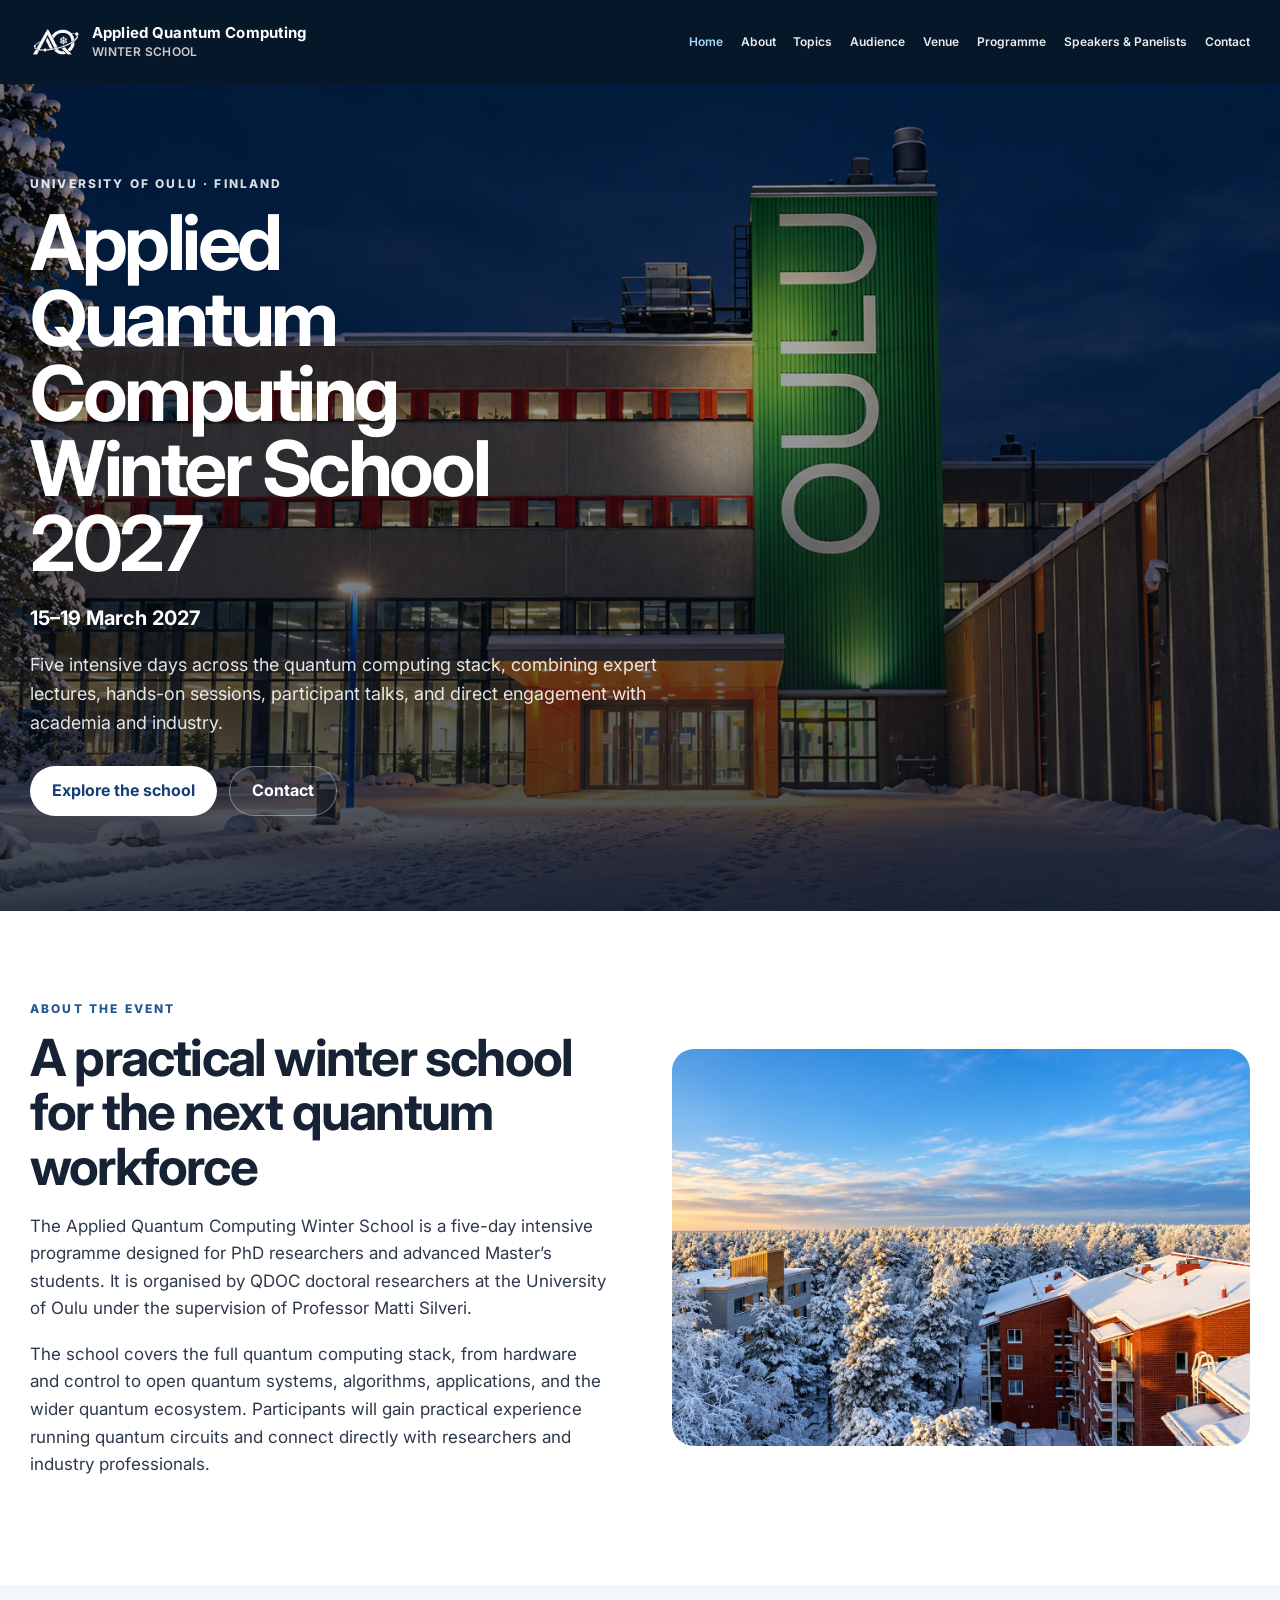
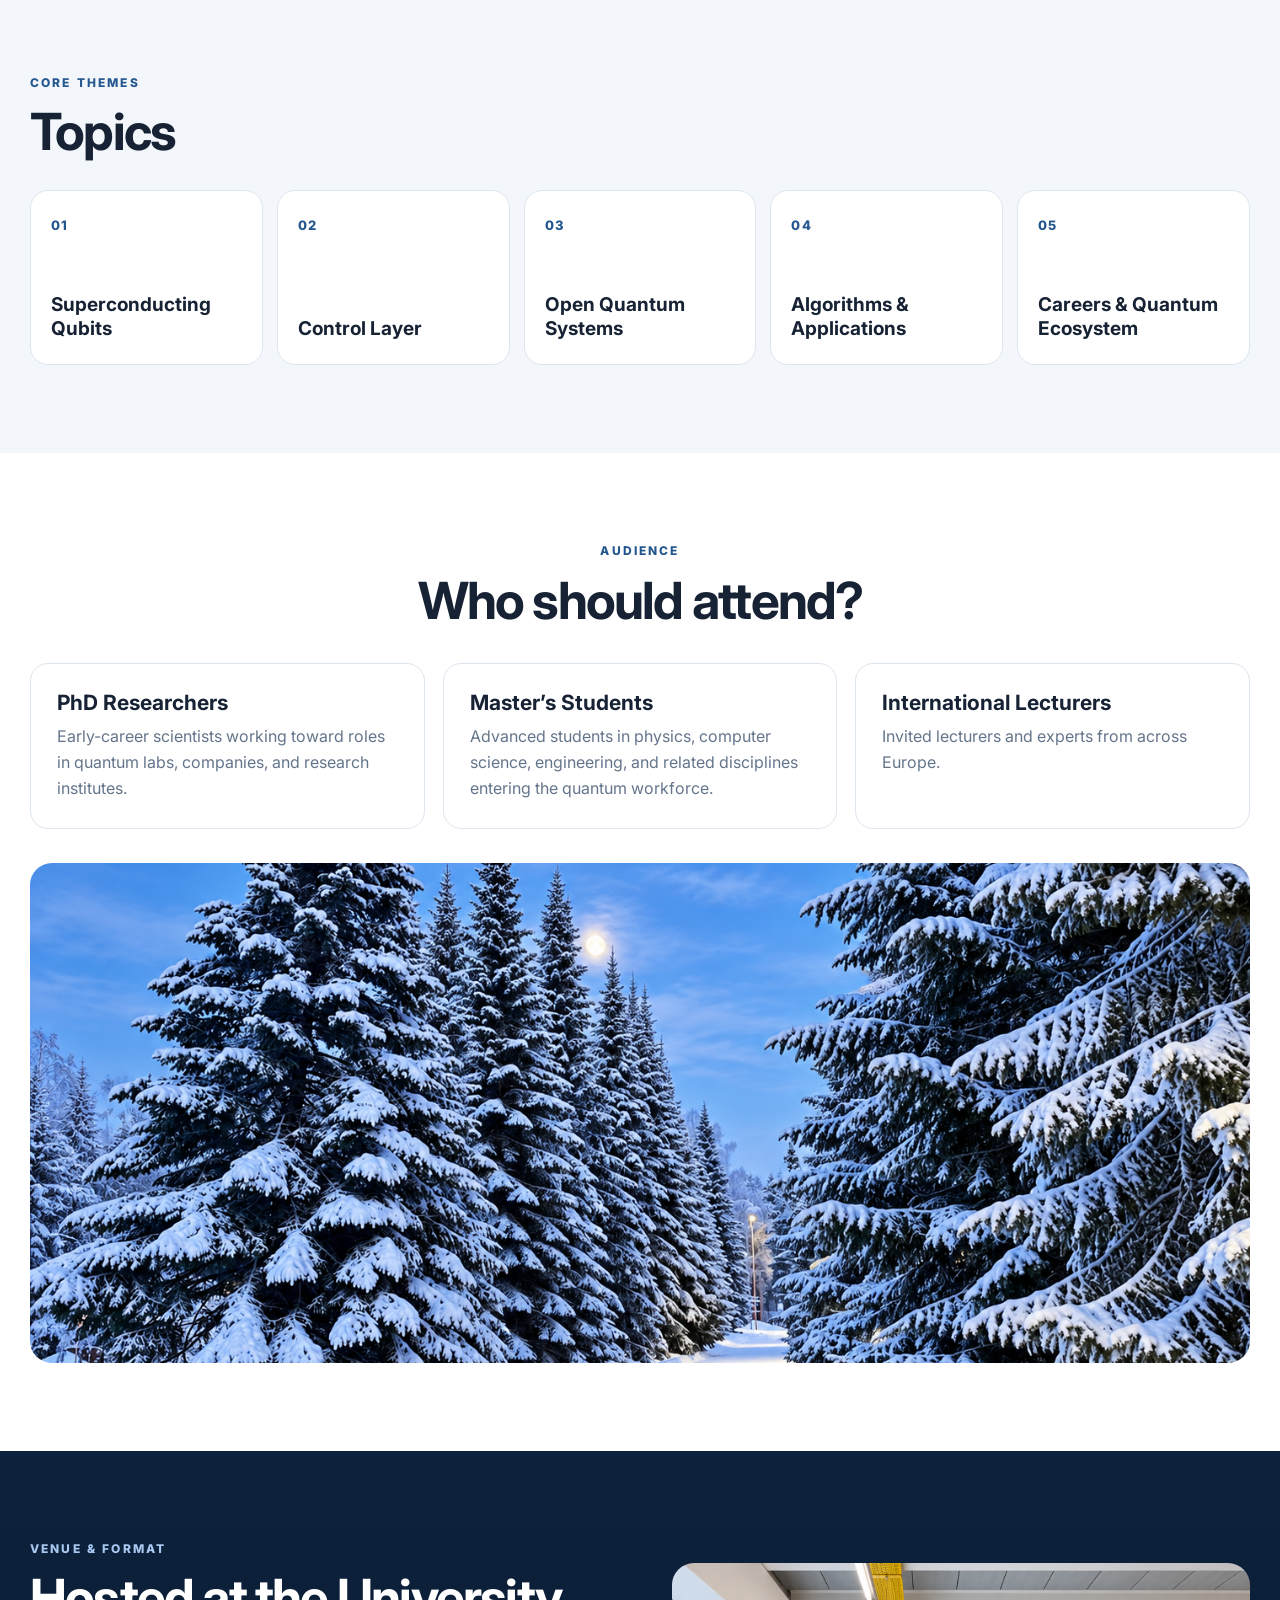
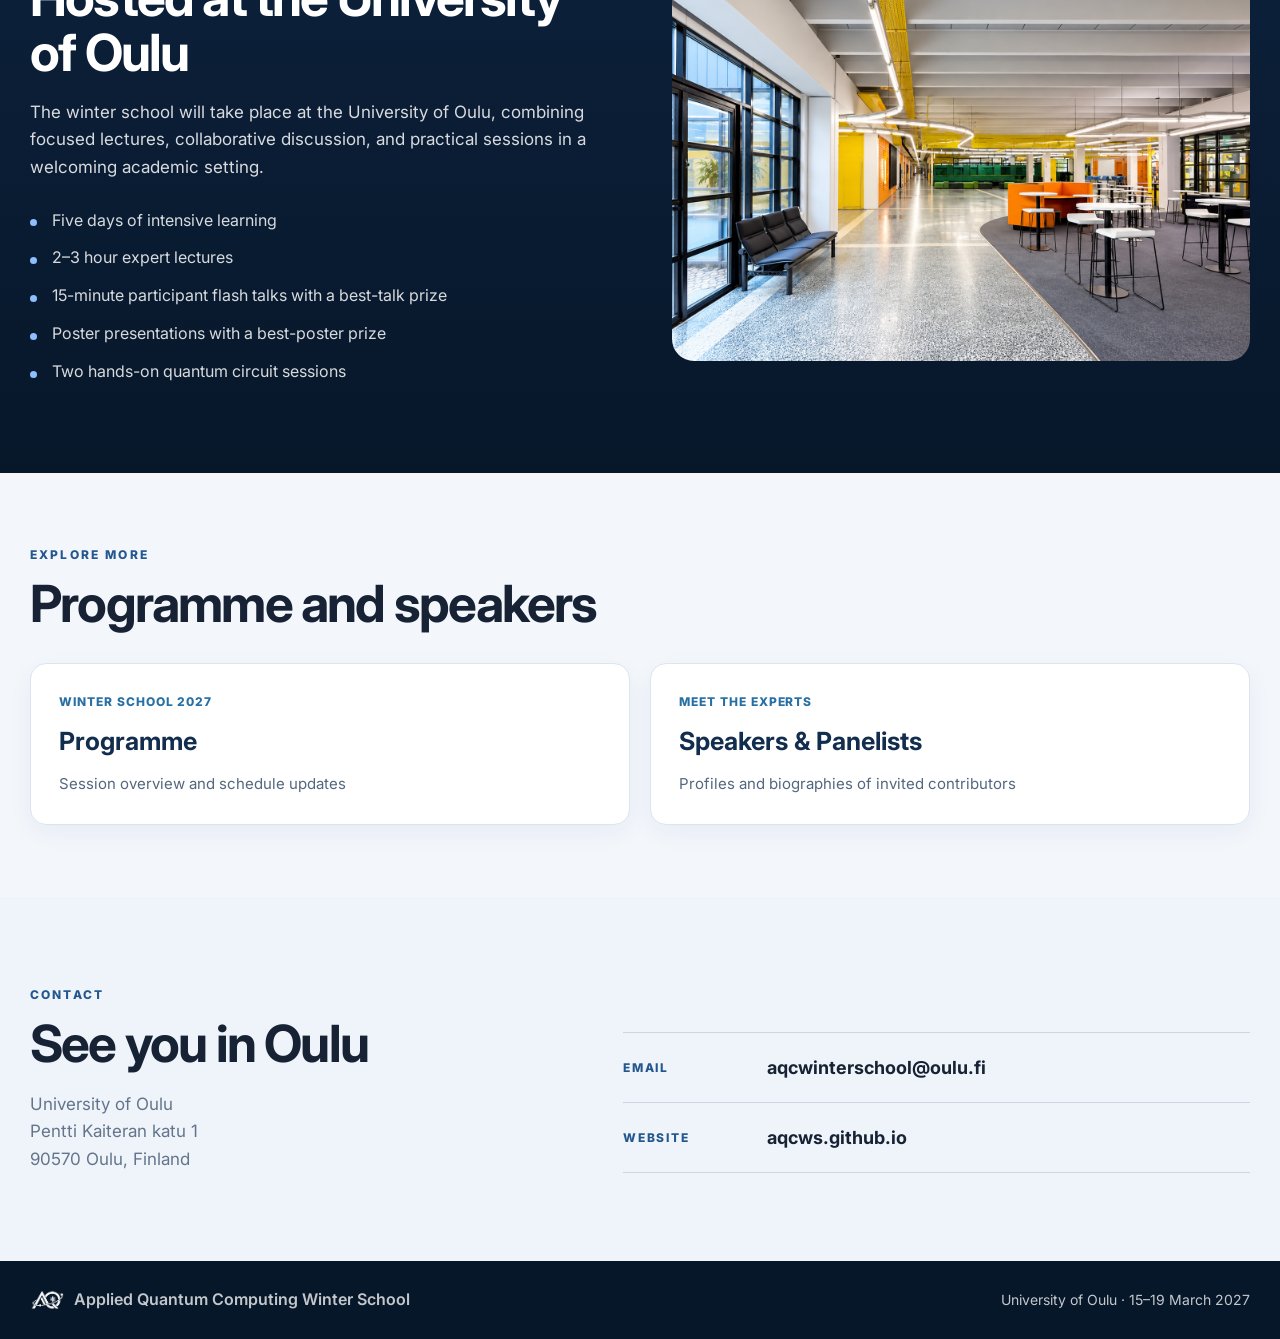
<file: index.html>
<!DOCTYPE html>
<html lang="en">
<head>
<meta charset="utf-8"/>
<meta content="width=device-width, initial-scale=1.0" name="viewport"/>
<meta content="Applied Quantum Computing Winter School, 15–19 March 2027, University of Oulu, Finland." name="description"/>
<meta content="#07172a" name="theme-color"/>
<title>Applied Quantum Computing Winter School 2027</title>
<link href="aq-symbol.png" rel="icon" type="image/png"/>
<link href="https://fonts.googleapis.com" rel="preconnect"/>
<link crossorigin="" href="https://fonts.gstatic.com" rel="preconnect"/>
<link href="https://fonts.googleapis.com/css2?family=Inter:wght@400;500;600;700;800&amp;display=swap" rel="stylesheet"/>
<link href="styles.css" rel="stylesheet"/>
<link href="site-pages.css" rel="stylesheet"/>
</head>
<body class="home-page">
<header class="site-header" id="top">
<div class="container nav-wrap">
<a aria-label="Applied Quantum Computing Winter School home" class="brand" href="index.html"><img alt="AQ" src="aq-symbol.png"/><span>Applied Quantum Computing<br/><small>Winter School</small></span></a>
<button aria-controls="main-menu" aria-expanded="false" aria-label="Toggle menu" class="menu-toggle" type="button"><span></span><span></span><span></span></button>
<nav aria-label="Main navigation" class="nav-links" id="main-menu"><a aria-current="page" href="index.html">Home</a><a href="index.html#about">About</a><a href="index.html#topics">Topics</a><a href="index.html#audience">Audience</a><a href="index.html#venue">Venue</a><a href="programme.html">Programme</a><a href="speakers.html">Speakers &amp; Panelists</a><a href="index.html#contact">Contact</a></nav>
</div>
</header>
<main id="main-content"><section class="hero">
<img alt="University of Oulu campus in winter" class="hero-bg" src="oulu-campus-night.png"/>
<div class="hero-overlay"></div>
<div class="container hero-content">
<div class="hero-copy">
<p class="eyebrow">University of Oulu · Finland</p>
<h1>Applied Quantum Computing Winter School 2027</h1>
<p class="hero-date">15–19 March 2027</p>
<p class="hero-lead">Five intensive days across the quantum computing stack, combining expert lectures, hands-on sessions, participant talks, and direct engagement with academia and industry.</p>
<div class="hero-actions">
<a class="btn btn-light" href="#about">Explore the school</a>
<a class="btn btn-ghost" href="#contact">Contact</a>
</div>
</div>
</div>
</section><section class="section" id="about">
<div class="container two-col about-grid">
<div class="copy-block">
<p class="section-kicker">About the event</p>
<h2>A practical winter school for the next quantum workforce</h2>
<p>The Applied Quantum Computing Winter School is a five-day intensive programme designed for PhD researchers and advanced Master’s students. It is organised by QDOC doctoral researchers at the University of Oulu under the supervision of Professor Matti Silveri.</p>
<p>The school covers the full quantum computing stack, from hardware and control to open quantum systems, algorithms, applications, and the wider quantum ecosystem. Participants will gain practical experience running quantum circuits and connect directly with researchers and industry professionals.</p>
</div>
<figure class="photo-frame about-photo">
<img alt="Winter landscape in Oulu" src="oulu-snow-panorama.png"/>
</figure>
</div>
</section><section class="section section-soft" id="topics">
<div class="container">
<div class="section-heading">
<p class="section-kicker">Core themes</p>
<h2>Topics</h2>
</div>
<div class="topics-grid">
<article class="topic-card"><span>01</span><h3>Superconducting Qubits</h3></article>
<article class="topic-card"><span>02</span><h3>Control Layer</h3></article>
<article class="topic-card"><span>03</span><h3>Open Quantum Systems</h3></article>
<article class="topic-card"><span>04</span><h3>Algorithms &amp; Applications</h3></article>
<article class="topic-card"><span>05</span><h3>Careers &amp; Quantum Ecosystem</h3></article>
</div>
</div>
</section><section class="section" id="audience">
<div class="container">
<div class="section-heading center-heading">
<p class="section-kicker">Audience</p>
<h2>Who should attend?</h2>
</div>
<div class="audience-grid">
<article class="audience-card">
<h3>PhD Researchers</h3>
<p>Early-career scientists working toward roles in quantum labs, companies, and research institutes.</p>
</article>
<article class="audience-card">
<h3>Master’s Students</h3>
<p>Advanced students in physics, computer science, engineering, and related disciplines entering the quantum workforce.</p>
</article>
<article class="audience-card">
<h3>International Lecturers</h3>
<p>Invited lecturers and experts from across Europe.</p>
</article>
</div>
<figure class="wide-photo">
<img alt="Snow-covered forest path in Oulu" src="oulu-forest-path.png"/>
</figure>
</div>
</section><section class="section venue-section" id="venue">
<div class="container two-col venue-grid">
<div class="copy-block venue-copy">
<p class="section-kicker light">Venue &amp; format</p>
<h2>Hosted at the University of Oulu</h2>
<p>The winter school will take place at the University of Oulu, combining focused lectures, collaborative discussion, and practical sessions in a welcoming academic setting.</p>
<ul class="feature-list">
<li>Five days of intensive learning</li>
<li>2–3 hour expert lectures</li>
<li>15-minute participant flash talks with a best-talk prize</li>
<li>Poster presentations with a best-poster prize</li>
<li>Two hands-on quantum circuit sessions</li>
</ul>
</div>
<figure class="photo-frame venue-photo">
<img alt="Interior at the University of Oulu" src="oulu-university-interior.png"/>
</figure>
</div>
</section><section aria-label="Explore more" class="section hybrid-links"><div class="container"><div class="section-heading"><p class="section-kicker">Explore more</p><h2>Programme and speakers</h2></div><div class="hybrid-links-grid"><a href="programme.html"><span>Winter School 2027</span><strong>Programme</strong><small>Session overview and schedule updates</small></a><a href="speakers.html"><span>Meet the experts</span><strong>Speakers &amp; Panelists</strong><small>Profiles and biographies of invited contributors</small></a></div></div></section><section class="section contact-section" id="contact">
<div class="container contact-inner">
<div>
<p class="section-kicker">Contact</p>
<h2>See you in Oulu</h2>
<p class="contact-address">University of Oulu<br/>Pentti Kaiteran katu 1<br/>90570 Oulu, Finland</p>
</div>
<div class="contact-links">
<a href="mailto:aqcwinterschool@oulu.fi"><span>Email</span><strong>aqcwinterschool@oulu.fi</strong></a>
<a href="https://aqcws.github.io"><span>Website</span><strong>aqcws.github.io</strong></a>
</div>
</div>
</section></main>
<footer class="footer"><div class="container footer-inner"><div class="footer-brand"><img alt="AQ" src="aq-symbol.png"/><span>Applied Quantum Computing Winter School</span></div><p>University of Oulu · 15–19 March 2027</p></div></footer>
<script defer="" src="script.js"></script>
</body>
</html>
</file>
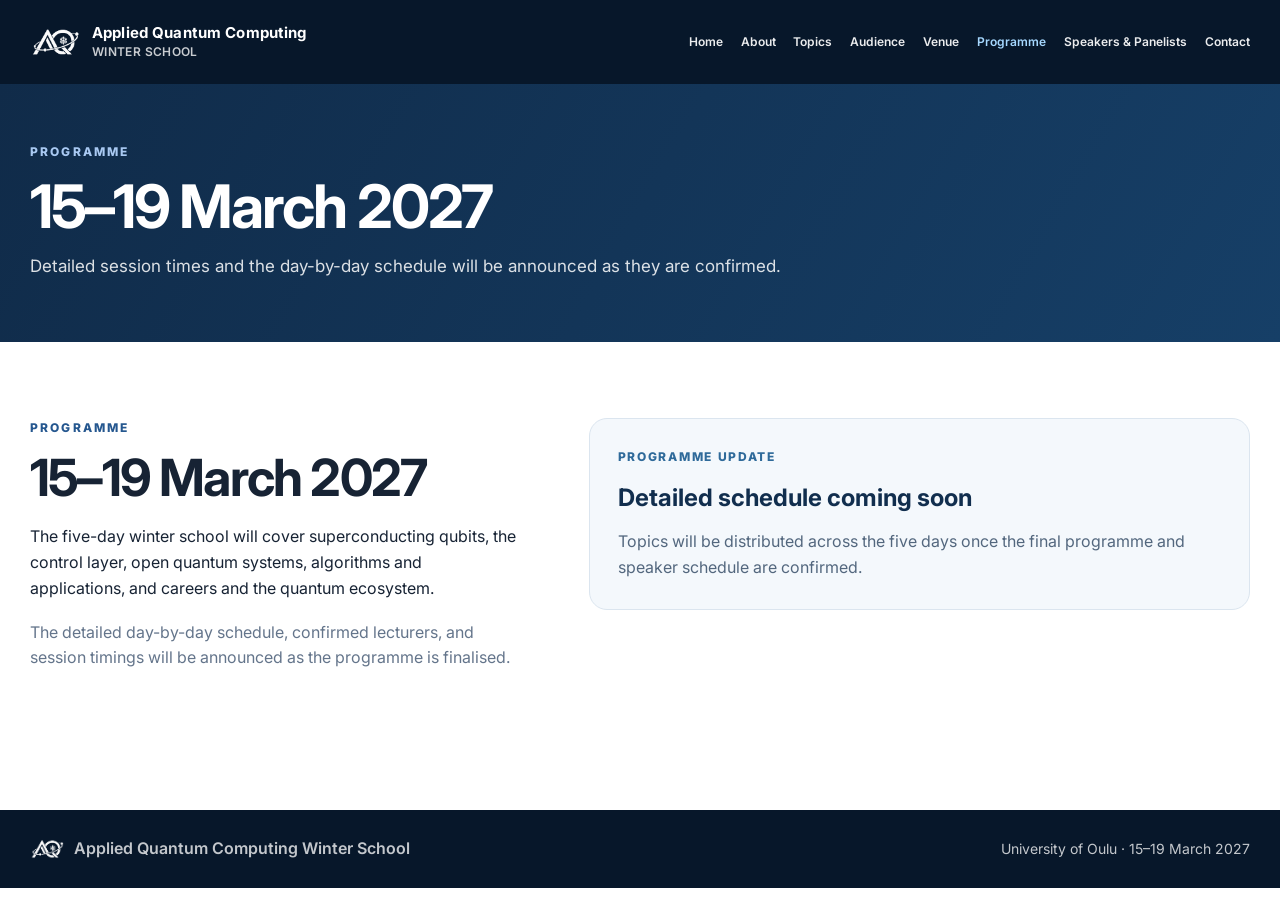
<file: programme.html>
<!DOCTYPE html>
<html lang="en">
<head>
<meta charset="utf-8"/>
<meta content="width=device-width, initial-scale=1.0" name="viewport"/>
<meta content="Applied Quantum Computing Winter School, 15–19 March 2027, University of Oulu, Finland." name="description"/>
<meta content="#07172a" name="theme-color"/>
<title>15–19 March 2027 | Applied Quantum Computing Winter School 2027</title>
<link href="aq-symbol.png" rel="icon" type="image/png"/>
<link href="https://fonts.googleapis.com" rel="preconnect"/>
<link crossorigin="" href="https://fonts.gstatic.com" rel="preconnect"/>
<link href="https://fonts.googleapis.com/css2?family=Inter:wght@400;500;600;700;800&amp;display=swap" rel="stylesheet"/>
<link href="styles.css" rel="stylesheet"/>
<link href="site-pages.css" rel="stylesheet"/>
</head>
<body class="inner-page">
<header class="site-header" id="top">
<div class="container nav-wrap">
<a aria-label="Applied Quantum Computing Winter School home" class="brand" href="index.html"><img alt="AQ" src="aq-symbol.png"/><span>Applied Quantum Computing<br/><small>Winter School</small></span></a>
<button aria-controls="main-menu" aria-expanded="false" aria-label="Toggle menu" class="menu-toggle" type="button"><span></span><span></span><span></span></button>
<nav aria-label="Main navigation" class="nav-links" id="main-menu"><a href="index.html">Home</a><a href="index.html#about">About</a><a href="index.html#topics">Topics</a><a href="index.html#audience">Audience</a><a href="index.html#venue">Venue</a><a aria-current="page" href="programme.html">Programme</a><a href="speakers.html">Speakers &amp; Panelists</a><a href="index.html#contact">Contact</a></nav>
</div>
</header>
<main id="main-content"><div class="page-banner"><div class="container"><p class="section-kicker light">Programme</p><h1>15–19 March 2027</h1><p>Detailed session times and the day-by-day schedule will be announced as they are confirmed.</p></div></div>
<div class="page-body"><section class="section" id="programme">
<div class="container programme-layout">
<div class="programme-intro">
<p class="section-kicker">Programme</p>
<h2>15–19 March 2027</h2>
<p>
        The five-day winter school will cover superconducting qubits,
        the control layer, open quantum systems, algorithms and applications,
        and careers and the quantum ecosystem.
      </p>
<p>
        The detailed day-by-day schedule, confirmed lecturers, and session
        timings will be announced as the programme is finalised.
      </p>
</div>
<div class="programme-status">
<span>Programme update</span>
<strong>Detailed schedule coming soon</strong>
<p>
        Topics will be distributed across the five days once the final
        programme and speaker schedule are confirmed.
      </p>
</div>
</div>
</section></div></main>
<footer class="footer"><div class="container footer-inner"><div class="footer-brand"><img alt="AQ" src="aq-symbol.png"/><span>Applied Quantum Computing Winter School</span></div><p>University of Oulu · 15–19 March 2027</p></div></footer>
<script defer="" src="script.js"></script>
</body>
</html>
</file>
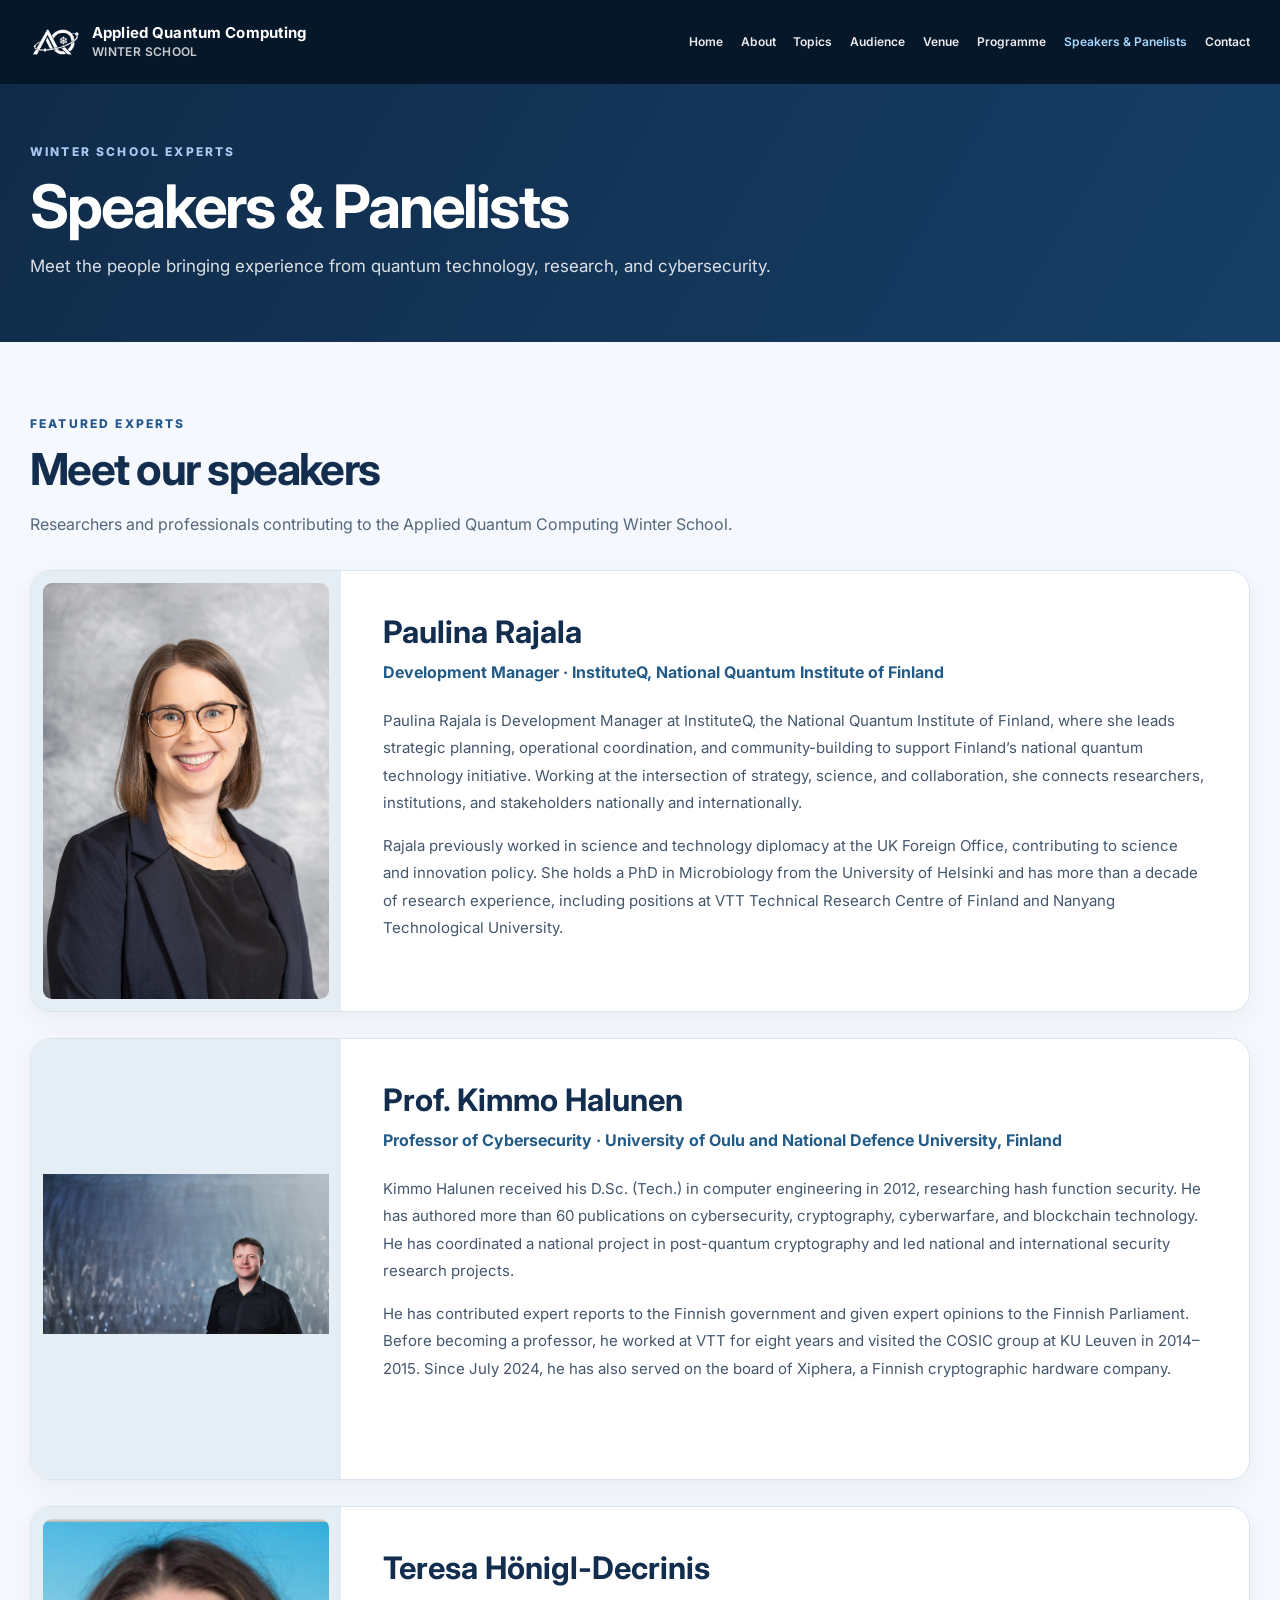
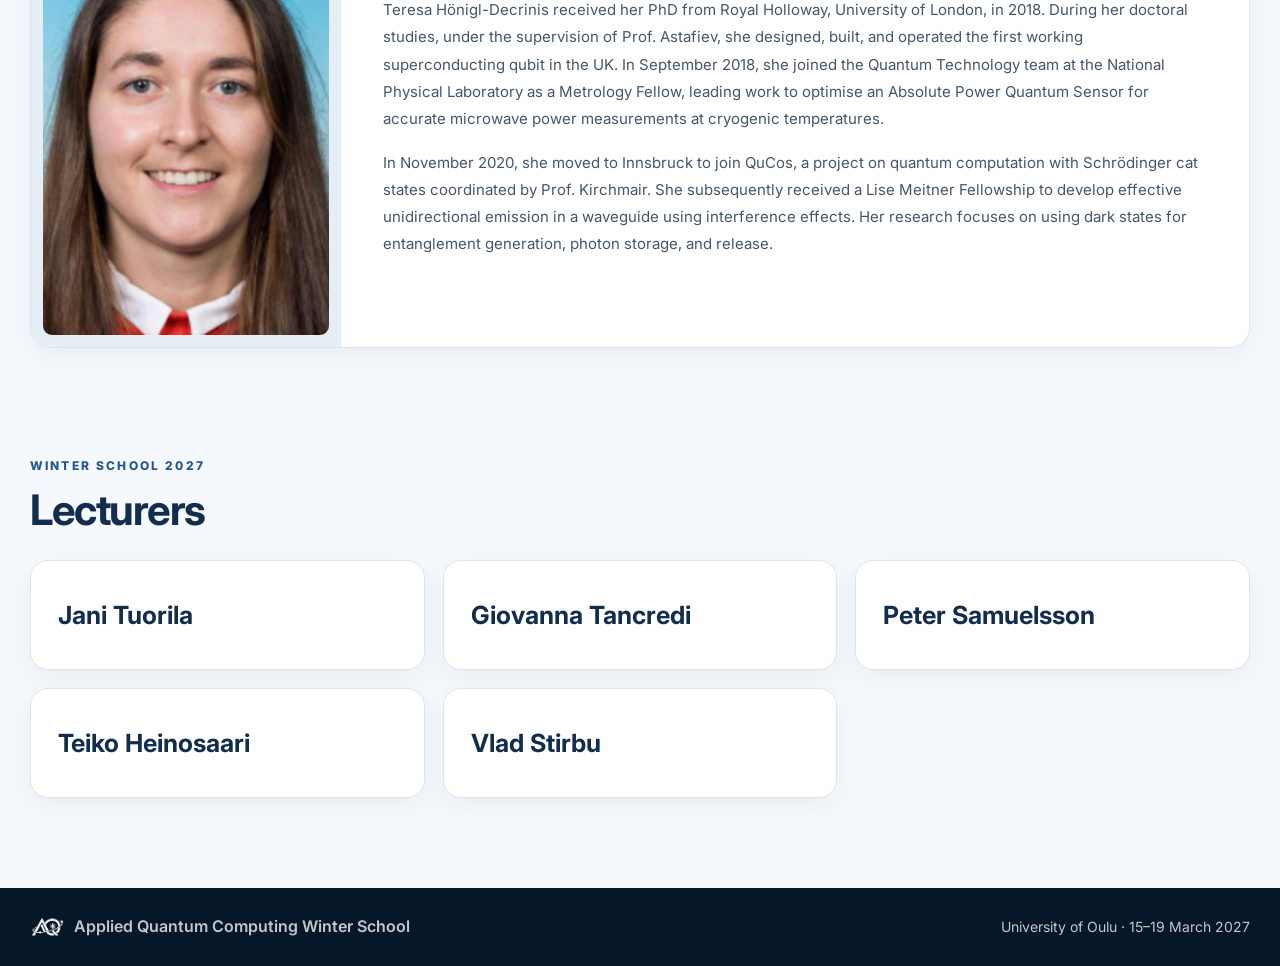
<file: speakers.html>
<!DOCTYPE html>
<!DOCTYPE html>

<html lang="en">
<head>
<meta charset="utf-8"/>
<meta content="width=device-width, initial-scale=1.0" name="viewport"/>
<meta content="Applied Quantum Computing Winter School, 15–19 March 2027, University of Oulu, Finland." name="description"/>
<meta content="#07172a" name="theme-color"/>
<title>Speakers &amp; Panelists | Applied Quantum Computing Winter School 2027</title>
<link href="aq-symbol.png" rel="icon" type="image/png"/>
<link href="https://fonts.googleapis.com" rel="preconnect"/>
<link crossorigin="" href="https://fonts.gstatic.com" rel="preconnect"/>
<link href="https://fonts.googleapis.com/css2?family=Inter:wght@400;500;600;700;800&amp;display=swap" rel="stylesheet"/>
<link href="styles.css" rel="stylesheet"/>
<link href="site-pages.css" rel="stylesheet"/>
</head>
<body class="inner-page">
<header class="site-header" id="top">
<div class="container nav-wrap">
<a aria-label="Applied Quantum Computing Winter School home" class="brand" href="index.html"><img alt="AQ" src="aq-symbol.png"/><span>Applied Quantum Computing<br/><small>Winter School</small></span></a>
<button aria-controls="main-menu" aria-expanded="false" aria-label="Toggle menu" class="menu-toggle" type="button"><span></span><span></span><span></span></button>
<nav aria-label="Main navigation" class="nav-links" id="main-menu"><a href="index.html">Home</a><a href="index.html#about">About</a><a href="index.html#topics">Topics</a><a href="index.html#audience">Audience</a><a href="index.html#venue">Venue</a><a href="programme.html">Programme</a><a aria-current="page" href="speakers.html">Speakers &amp; Panelists</a><a href="index.html#contact">Contact</a></nav>
</div>
</header>
<main id="main-content"><div class="page-banner"><div class="container"><p class="section-kicker light">Winter School experts</p><h1>Speakers &amp; Panelists</h1><p>Meet the people bringing experience from quantum technology, research, and cybersecurity.</p></div></div>
<div class="page-body"><section aria-labelledby="speaker-list-title" class="speakers-content"><div class="container">
<div class="speakers-intro"><p class="section-kicker">Featured experts</p><h2 id="speaker-list-title">Meet our speakers</h2><p>Researchers and professionals contributing to the Applied Quantum Computing Winter School.</p></div>
<div class="speaker-list">
<article class="person-card"><div class="person-photo"><img alt="Paulina Rajala" decoding="async" loading="eager" src="assets/speakers/paulina-rajala.jpg"/></div><div class="person-copy"><h3>Paulina Rajala</h3><p class="person-role">Development Manager · InstituteQ, National Quantum Institute of Finland</p><p>Paulina Rajala is Development Manager at InstituteQ, the National Quantum Institute of Finland, where she leads strategic planning, operational coordination, and community-building to support Finland’s national quantum technology initiative. Working at the intersection of strategy, science, and collaboration, she connects researchers, institutions, and stakeholders nationally and internationally.</p><p>Rajala previously worked in science and technology diplomacy at the UK Foreign Office, contributing to science and innovation policy. She holds a PhD in Microbiology from the University of Helsinki and has more than a decade of research experience, including positions at VTT Technical Research Centre of Finland and Nanyang Technological University.</p></div></article>
<article class="person-card person-card-kimmo"><div class="person-photo"><img alt="Professor Kimmo Halunen" decoding="async" loading="lazy" src="assets/speakers/kimmo-halunen.jpg"/></div><div class="person-copy"><h3>Prof. Kimmo Halunen</h3><p class="person-role">Professor of Cybersecurity · University of Oulu and National Defence University, Finland</p><p>Kimmo Halunen received his D.Sc. (Tech.) in computer engineering in 2012, researching hash function security. He has authored more than 60 publications on cybersecurity, cryptography, cyberwarfare, and blockchain technology. He has coordinated a national project in post-quantum cryptography and led national and international security research projects.</p><p>He has contributed expert reports to the Finnish government and given expert opinions to the Finnish Parliament. Before becoming a professor, he worked at VTT for eight years and visited the COSIC group at KU Leuven in 2014–2015. Since July 2024, he has also served on the board of Xiphera, a Finnish cryptographic hardware company.</p></div></article>
<article class="person-card"><div class="person-photo"><img alt="Teresa Hönigl-Decrinis" decoding="async" loading="lazy" src="assets/speakers/teresa-honigl-decrinis.jpg"/></div><div class="person-copy"><h3>Teresa Hönigl-Decrinis</h3><p>Teresa Hönigl-Decrinis received her PhD from Royal Holloway, University of London, in 2018. During her doctoral studies, under the supervision of Prof. Astafiev, she designed, built, and operated the first working superconducting qubit in the UK. In September 2018, she joined the Quantum Technology team at the National Physical Laboratory as a Metrology Fellow, leading work to optimise an Absolute Power Quantum Sensor for accurate microwave power measurements at cryogenic temperatures.</p><p>In November 2020, she moved to Innsbruck to join QuCos, a project on quantum computation with Schrödinger cat states coordinated by Prof. Kirchmair. She subsequently received a Lise Meitner Fellowship to develop effective unidirectional emission in a waveguide using interference effects. Her research focuses on using dark states for entanglement generation, photon storage, and release.</p></div></article></div></div></section>
<section aria-labelledby="other-lecturers-title" class="upcoming-speakers">
<div class="container">
<div class="upcoming-speakers-intro">
<p class="section-kicker">Winter School 2027</p>
<h2 id="other-lecturers-title">Lecturers</h2>

</div>
<div class="upcoming-speaker-grid">
<article class="upcoming-speaker-card">

<h3>Jani Tuorila</h3>


</article>
<article class="upcoming-speaker-card">

<h3>Giovanna Tancredi</h3>


</article>

<article class="upcoming-speaker-card">

<h3>Peter Samuelsson</h3>


</article>
<article class="upcoming-speaker-card">

<h3>Teiko Heinosaari</h3>


</article>
<article class="upcoming-speaker-card">

<h3>Vlad Stirbu</h3>


</article>
</div>

</div>
</section>
</div></main>
<footer class="footer"><div class="container footer-inner"><div class="footer-brand"><img alt="AQ" src="aq-symbol.png"/><span>Applied Quantum Computing Winter School</span></div><p>University of Oulu · 15–19 March 2027</p></div></footer>
<script defer="" src="script.js"></script>
</body>
</html>
</file>
<file: styles.css>
:root {
  --ink: #172334;
  --muted: #64758b;
  --blue: #163f76;
  --blue2: #25578f;
  --soft: #f3f7fb;
  --white: #ffffff;
  --dark: #07172a;
  --dark2: #0d223d;
  --line: #dde5ee;
  --max: 1220px;
}

* { box-sizing: border-box; }
html { scroll-behavior: smooth; }
body {
  margin: 0;
  font-family: Inter, system-ui, -apple-system, BlinkMacSystemFont, "Segoe UI", sans-serif;
  color: var(--ink);
  background: #fff;
  line-height: 1.62;
}
img { display: block; max-width: 100%; }
a { color: inherit; text-decoration: none; }
figure { margin: 0; }
.container { width: min(calc(100% - 48px), var(--max)); margin: 0 auto; }

.site-header {
  position: absolute;
  inset: 0 0 auto 0;
  z-index: 20;
  color: #fff;
}
.site-header.scrolled {
  position: fixed;
  background: rgba(7,23,42,.90);
  backdrop-filter: blur(14px);
  box-shadow: 0 8px 24px rgba(0,0,0,.18);
}
.nav-wrap {
  min-height: 86px;
  display: flex;
  align-items: center;
  justify-content: space-between;
  gap: 28px;
}
.brand {
  display: inline-flex;
  align-items: center;
  gap: 12px;
  font-size: 14px;
  font-weight: 700;
  line-height: 1.15;
  letter-spacing: .01em;
  flex: 0 0 auto;
}
.brand img {
  width: 54px;
  height: 54px;
  object-fit: contain;
}
.brand small {
  font-size: 11px;
  font-weight: 600;
  letter-spacing: .16em;
  text-transform: uppercase;
  opacity: .78;
}
.nav-links { display: flex; align-items: center; gap: 28px; }
.nav-links a { font-size: 15px; font-weight: 600; color: #fff; opacity: .92; }
.nav-links a:hover { opacity: 1; }
.menu-toggle { display: none; border: 0; background: transparent; padding: 6px; }
.menu-toggle span { width: 25px; height: 2px; background: #fff; display: block; margin: 5px 0; }

.hero {
  position: relative;
  min-height: 760px;
  height: 100svh;
  max-height: 980px;
  display: flex;
  align-items: flex-end;
  overflow: hidden;
  background: var(--dark);
}
.hero-bg {
  position: absolute;
  inset: 0;
  width: 100%;
  height: 100%;
  object-fit: cover;
  object-position: center 48%;
}
.hero-overlay {
  position: absolute;
  inset: 0;
  background: linear-gradient(180deg, rgba(4,14,27,.34) 0%, rgba(4,14,27,.35) 30%, rgba(4,14,27,.78) 100%);
}
.hero-content { position: relative; z-index: 2; padding: 150px 0 72px; }
.hero-copy { max-width: 820px; color: #fff; }
.eyebrow, .section-kicker {
  margin: 0 0 12px;
  font-size: 12px;
  font-weight: 800;
  letter-spacing: .18em;
  text-transform: uppercase;
}
.eyebrow { color: rgba(255,255,255,.85); }
.section-kicker { color: var(--blue2); }
.section-kicker.light { color: #a9c9f2; }
.hero h1 {
  margin: 0;
  font-size: clamp(54px, 6vw, 82px);
  line-height: .98;
  letter-spacing: -.045em;
  max-width: 11ch;
}
.hero-date { margin: 20px 0 0; font-size: 20px; font-weight: 700; }
.hero-lead { margin: 16px 0 0; max-width: 680px; font-size: 18px; color: rgba(255,255,255,.88); }
.hero-actions { display: flex; gap: 12px; margin-top: 28px; flex-wrap: wrap; }
.btn { display: inline-flex; align-items: center; justify-content: center; min-height: 50px; padding: 0 22px; border-radius: 999px; font-weight: 700; }
.btn-light { background: #fff; color: var(--blue); }
.btn-ghost { color: #fff; border: 1px solid rgba(255,255,255,.35); background: rgba(255,255,255,.06); }

.section { padding: 88px 0; }
.section-soft { background: var(--soft); }
.two-col { display: grid; grid-template-columns: minmax(0, 1fr) minmax(0, 1fr); gap: 64px; align-items: center; }
h2 { margin: 0 0 20px; font-size: clamp(36px, 4vw, 58px); line-height: 1.06; letter-spacing: -.035em; }
h3 { margin: 0 0 8px; font-size: 21px; line-height: 1.25; }
p { margin: 0 0 18px; }
.copy-block { max-width: 580px; }
.copy-block p:not(.section-kicker) { font-size: 17px; color: #2d394a; }

.photo-frame { overflow: hidden; border-radius: 22px; background: #eaf0f6; }
.photo-frame img { width: 100%; height: 100%; object-fit: cover; }
.about-photo { aspect-ratio: 16 / 11; }
.about-photo img { object-position: center 52%; }
.venue-photo { aspect-ratio: 16 / 11; }
.venue-photo img { object-position: center center; }

.section-heading { margin-bottom: 32px; }
.center-heading { text-align: center; max-width: 720px; margin: 0 auto 36px; }
.topics-grid { display: grid; grid-template-columns: repeat(5, 1fr); gap: 14px; }
.topic-card { min-height: 175px; padding: 24px 20px; background: #fff; border: 1px solid var(--line); border-radius: 18px; display: flex; flex-direction: column; justify-content: space-between; }
.topic-card span { color: var(--blue2); font-weight: 800; font-size: 13px; letter-spacing: .1em; }
.topic-card h3 { margin: 28px 0 0; font-size: 19px; }

.audience-grid { display: grid; grid-template-columns: repeat(3, 1fr); gap: 18px; margin-bottom: 34px; }
.audience-card { padding: 26px; border: 1px solid var(--line); border-radius: 18px; background: #fff; }
.audience-card p { color: var(--muted); margin: 0; }
.wide-photo { height: 500px; overflow: hidden; border-radius: 22px; }
.wide-photo img { width: 100%; height: 100%; object-fit: cover; object-position: center center; }

.venue-section { background: linear-gradient(180deg, var(--dark2), var(--dark)); color: #fff; }
.venue-copy { max-width: 560px; }
.venue-copy h2 { color: #fff; }
.venue-copy p:not(.section-kicker), .feature-list li { color: rgba(255,255,255,.84); }
.feature-list { list-style: none; padding: 0; margin: 26px 0 0; display: grid; gap: 12px; }
.feature-list li { position: relative; padding-left: 22px; }
.feature-list li::before { content: ""; position: absolute; left: 0; top: .72em; width: 7px; height: 7px; border-radius: 50%; background: #8dbfff; }

.programme-layout { display: grid; grid-template-columns: .85fr 1.15fr; gap: 70px; align-items: start; }
.programme-intro p:last-child { color: var(--muted); max-width: 520px; }
.programme-list { border-top: 1px solid var(--line); }
.programme-list > div { display: grid; grid-template-columns: 90px 1fr; gap: 18px; padding: 19px 0; border-bottom: 1px solid var(--line); }
.programme-list span { color: var(--blue2); font-weight: 800; }
.programme-list strong { font-size: 17px; }

.contact-section { background: #eef4fa; }
.contact-inner { display: grid; grid-template-columns: .9fr 1.1fr; gap: 80px; align-items: end; }
.contact-address { color: var(--muted); font-size: 17px; margin: 0; }
.contact-links { display: flex; flex-direction: column; border-top: 1px solid #cbd6e2; }
.contact-links a { display: grid; grid-template-columns: 120px 1fr; gap: 24px; align-items: center; padding: 20px 0; border-bottom: 1px solid #cbd6e2; }
.contact-links span { font-size: 12px; font-weight: 800; letter-spacing: .15em; text-transform: uppercase; color: var(--blue2); }
.contact-links strong { font-size: 18px; word-break: break-word; }

.footer { background: var(--dark); color: rgba(255,255,255,.76); padding: 22px 0; }
.footer-inner { display: flex; justify-content: space-between; align-items: center; gap: 24px; }
.footer-brand { display: flex; align-items: center; gap: 10px; font-weight: 600; }
.footer-brand img { width: 34px; height: 34px; object-fit: contain; }
.footer p { margin: 0; font-size: 14px; }

@media (max-width: 1050px) {
  .topics-grid { grid-template-columns: repeat(3, 1fr); }
  .two-col, .programme-layout, .contact-inner { grid-template-columns: 1fr; gap: 38px; }
  .copy-block, .venue-copy { max-width: none; }
  .about-photo, .venue-photo { max-width: 760px; }
  .contact-inner { align-items: start; }
}

@media (max-width: 820px) {
  .container { width: min(calc(100% - 32px), var(--max)); }
  .brand span { display: none; }
  .brand img { width: 48px; height: 48px; }
  .menu-toggle { display: block; }
  .nav-links { display: none; position: absolute; top: 76px; left: 16px; right: 16px; flex-direction: column; align-items: flex-start; gap: 8px; padding: 16px; border-radius: 14px; background: rgba(7,23,42,.98); }
  .nav-links.open { display: flex; }
  .nav-links a { width: 100%; padding: 8px 4px; }
  .hero { min-height: 700px; height: 90svh; }
  .hero-content { padding: 130px 0 56px; }
  .hero h1 { font-size: clamp(44px, 11vw, 64px); max-width: 10ch; }
  .hero-lead { font-size: 16px; }
  .section { padding: 68px 0; }
  .audience-grid { grid-template-columns: 1fr; }
  .wide-photo { height: 420px; }
}

@media (max-width: 620px) {
  .topics-grid { grid-template-columns: 1fr; }
  .topic-card { min-height: 130px; }
  .hero h1 { font-size: 46px; }
  .hero-date { font-size: 18px; }
  .wide-photo { height: 330px; }
  .contact-links a { grid-template-columns: 1fr; gap: 4px; }
  .footer-inner { flex-direction: column; align-items: flex-start; }
}
</file>
<file: site-pages.css>
/* Dedicated subpage and navigation styles. Keep styles.css unchanged. */
:root { --page-ink:#122d4d; --page-muted:#53677e; --page-line:#dbe5ef; }
/* Header is dark on every subpage, and overlaid on the hero only at Home. */
.inner-page .site-header { position:relative; inset:auto; background:#07172a; }
.home-page .site-header { position:absolute; inset:0 0 auto; }
.site-header .nav-wrap { min-height:88px; gap:clamp(14px,2vw,32px); }
.site-header .brand { min-width:0; }
.site-header .nav-links { gap:clamp(12px,1.4vw,22px); }
.site-header .nav-links a { white-space:nowrap; font-size:clamp(12px,.94vw,14px); line-height:1.4; }
.site-header .nav-links a[aria-current="page"] { color:#a6d8ff; opacity:1; }
.site-header a:focus-visible, .site-header button:focus-visible, .landing-feature:focus-visible, .explore-grid a:focus-visible { outline:3px solid #94cfff; outline-offset:4px; }
/* At constrained widths, use a real collapsible menu, never wrapped desktop links. */
@media(max-width:1199px) {
 .site-header .menu-toggle { display:block; cursor:pointer; margin-left:auto; }
 .site-header .nav-wrap { flex-wrap:nowrap; }
 .site-header .nav-links { display:none; position:absolute; top:calc(100% - 1px); left:16px; right:16px; z-index:50; flex-direction:column; align-items:stretch; gap:0; padding:12px; max-height:calc(100vh - 100px); overflow-y:auto; border:1px solid rgba(255,255,255,.13); border-radius:0 0 16px 16px; background:#07172a; box-shadow:0 16px 34px rgba(0,0,0,.2); }
 .site-header .nav-links.open { display:flex; }
 .site-header .nav-links a { font-size:15px; padding:12px 14px; white-space:normal; width:100%; border-radius:8px; }
 .site-header .nav-links a:hover { background:rgba(255,255,255,.08); }
}
/* Intro on secondary pages, with no full-screen hero or forced scrolling. */
.page-banner { background:linear-gradient(120deg,#102b49,#163f67); color:white; padding:58px 0 62px; }
.page-banner h1 { margin:0 0 12px; max-width:920px; font-size:clamp(36px,5vw,60px); line-height:1.12; letter-spacing:-.035em; }
.page-banner p:last-child { max-width:780px; color:rgba(255,255,255,.85); font-size:17px; margin:0; }
.page-body { min-height:52vh; }
.page-body > .section { padding:76px 0; }
.page-body .venue-section { background:#0b2039; }
.page-body .contact-section { background:#f1f6fb; }
.page-body .programme-status { border:1px solid var(--page-line); background:#f4f8fc; border-radius:18px; padding:28px; }
.page-body .programme-status span { display:block; color:#2f6a9a; font-size:12px; font-weight:800; letter-spacing:.14em; text-transform:uppercase; }
.page-body .programme-status strong { display:block; margin:12px 0; color:#112e4e; font-size:24px; }
.page-body .programme-status p { margin:0; color:var(--page-muted); }
/* Homepage, with direct navigation to all pages. */
.home-page .hero { min-height:640px; max-height:790px; height:86svh; }
.landing-intro { background:#f1f6fb; padding:74px 0; }
.landing-intro-inner { display:grid; grid-template-columns:1.15fr .85fr; align-items:center; gap:48px; }
.landing-intro h2, .landing-explore h2 { font-size:clamp(30px,3.4vw,46px); color:var(--page-ink); max-width:650px; }
.landing-intro p:not(.section-kicker) { color:var(--page-muted); max-width:660px; font-size:17px; }
.landing-feature { border:1px solid #d5e5f2; display:flex; flex-direction:column; gap:12px; background:white; padding:32px; border-radius:18px; box-shadow:0 10px 30px rgba(14,48,80,.06); transition:transform .18s ease; }
.landing-feature:hover { transform:translateY(-3px); }
.feature-eyebrow { font-size:12px; font-weight:800; text-transform:uppercase; letter-spacing:.13em; color:#2673ab; }
.landing-feature strong { font-size:25px; line-height:1.2; color:var(--page-ink); }
.landing-feature>span:not(.feature-eyebrow,.feature-link) { color:var(--page-muted); }
.feature-link { color:#216497; font-weight:750; margin-top:5px; }
.landing-explore { padding:82px 0 94px; }
.explore-grid { display:grid; grid-template-columns:repeat(3,minmax(0,1fr)); gap:17px; margin-top:32px; }
.explore-grid a { display:flex; flex-direction:column; gap:12px; border:1px solid var(--page-line); border-radius:16px; background:#fff; min-height:142px; padding:24px; transition:border-color .18s ease,transform .18s ease; }
.explore-grid a:hover { border-color:#5f9bc3; transform:translateY(-2px); }
.explore-grid strong { color:var(--page-ink); font-size:19px; }
.explore-grid span { color:var(--page-muted); font-size:14px; }
/* Same image frame and proportions for portrait and landscape source photos. */
.speakers-content { padding:72px 0 90px; background:#f5f8fc; }
.speakers-intro { max-width:760px; margin-bottom:32px; }
.speakers-intro h2 { color:var(--page-ink); font-size:clamp(30px,3.5vw,44px); }
.speakers-intro>p:last-child { color:var(--page-muted); }
.speaker-list { display:grid; gap:26px; }
.person-card { display:grid; grid-template-columns:minmax(230px,310px) minmax(0,1fr); align-items:stretch; background:#fff; border:1px solid var(--page-line); border-radius:20px; overflow:hidden; box-shadow:0 8px 28px rgba(15,48,84,.05); }
.person-photo { background:#e5edf5; height:100%; min-height:360px; display:flex; align-items:center; justify-content:center; overflow:hidden; padding:15px; }
.person-photo img { display:block; position:static; width:100%; height:100%; max-width:none; max-height:none; object-fit:cover; object-position:center 35%; border-radius:8px; }
.person-card:nth-child(2) .person-photo img { object-position:74% 43%; }
.person-copy { padding:clamp(24px,3.3vw,43px); }
.person-copy h3 { font-size:clamp(25px,2.5vw,31px); margin:0 0 8px; color:var(--page-ink); }
.person-role { color:#235b87; font-weight:700; margin-bottom:22px; line-height:1.55; }
.person-copy p:not(.person-role) { font-size:15px; color:#43566c; line-height:1.82; margin:0 0 16px; }
.person-copy p:last-child { margin-bottom:0; }
@media(max-width:850px) {
 .landing-intro-inner { grid-template-columns:1fr; gap:22px; }
 .explore-grid { grid-template-columns:repeat(2,minmax(0,1fr)); }
 .person-card { grid-template-columns:1fr; }
 .person-photo { height:320px; min-height:0; }
 .person-photo img { max-height:none; }
}
@media(max-width:620px) {
 .page-banner { padding:42px 0 45px; }
 .page-banner p:last-child { font-size:15px; }
 .page-body > .section { padding:54px 0; }
 .landing-intro,.landing-explore { padding:55px 0; }
 .explore-grid { grid-template-columns:1fr; }
 .explore-grid a { min-height:108px; }
 .speakers-content { padding:52px 0; }
 .person-photo { height:270px; }
 .person-copy { padding:23px; }
}
@media(prefers-reduced-motion:reduce) { .landing-feature,.explore-grid a { transition:none; } }

/* Hybrid structure: the homepage contains the five informational sections. */
html { scroll-behavior:smooth; scroll-padding-top:88px; }
#about, #topics, #audience, #venue, #contact { scroll-margin-top:88px; }
.hybrid-links { background:#f3f7fc; padding:72px 0; }
.hybrid-links-grid { display:grid; grid-template-columns:repeat(2,minmax(0,1fr)); gap:20px; }
.hybrid-links-grid a { display:flex; flex-direction:column; gap:10px; background:#fff; border:1px solid #dbe5ef; border-radius:16px; padding:28px; box-shadow:0 8px 24px rgba(15,48,84,.05); }
.hybrid-links-grid a span { font-size:12px; font-weight:800; letter-spacing:.08em; text-transform:uppercase; color:#2870a4; }
.hybrid-links-grid a strong { font-size:25px; color:#122d4d; }
.hybrid-links-grid a small { font-size:15px; color:#53677e; }
@media(max-width:620px) { .hybrid-links-grid { grid-template-columns:1fr; } .hybrid-links { padding:50px 0; } }


/* Layout corrections: header should never obscure the homepage hero text. */
.home-page .site-header,
.inner-page .site-header {
  position: relative;
  inset: auto;
  z-index: 30;
  background: #07172a;
}
.site-header .nav-wrap { min-height: 84px; }
.site-header .brand { display: flex; align-items: center; flex: 0 0 auto; gap: 12px; max-width: 330px; text-decoration: none; }
.site-header .brand img { display:block; flex:0 0 auto; width:50px; height:50px; object-fit:contain; }
.site-header .brand span { display:block; font-size:15px; line-height:1.2; }
.site-header .brand small { display:inline-block; font-size:12px; letter-spacing:.03em; }
.home-page .hero { min-height:560px; height:auto; max-height:none; }
.home-page .hero-content { position:relative; padding-top:90px; padding-bottom:95px; }
.home-page .hero-copy { position:relative; z-index:1; }
@media(max-width:640px) {
  .site-header .brand { max-width:calc(100% - 75px); }
  .site-header .brand img { width:42px; height:42px; }
  .site-header .brand span { font-size:13px; }
  .site-header .brand small { font-size:11px; }
  .home-page .hero-content { padding-top:62px; padding-bottom:70px; }
}
/* Restore both original speaker photos without destructive zoom or face cropping. */
.person-card .person-photo { min-width:0; height:420px; min-height:0; padding:14px; background:#e5edf5; }
.person-card .person-photo img,
.person-card:nth-child(2) .person-photo img {
  position:static; display:block; width:100%; height:100%; max-width:100%; max-height:100%;
  object-fit:contain; object-position:center center; transform:none; transform-origin:center center;
  border-radius:8px;
}
@media(max-width:850px) { .person-card .person-photo { height:340px; } }
@media(max-width:620px) { .person-card .person-photo { height:280px; } }

/* Lecturers listed in the March 2027 draft programme, awaiting photographs and biographies. */
.upcoming-speakers { padding: 18px 0 90px; background: #f5f8fc; }
.upcoming-speakers-intro { max-width: 740px; margin-bottom: 28px; }
.upcoming-speakers-intro h2 { color: #122d4d; font-size: clamp(28px, 3.3vw, 42px); margin: 0 0 12px; }
.upcoming-speakers-intro p:last-child { color: #53677e; line-height: 1.7; }
.upcoming-speaker-grid { display: grid; grid-template-columns: repeat(3, minmax(0, 1fr)); gap: 18px; }
.upcoming-speaker-card { padding: 27px; background: white; border: 1px solid #dbe5ef; border-radius: 18px; box-shadow: 0 8px 28px rgba(15,48,84,.05); min-width: 0; }
.upcoming-speaker-card .speaker-schedule { color: #216497; text-transform: uppercase; font-size: 12px; letter-spacing: .06em; font-weight: 800; margin: 0 0 16px; }
.upcoming-speaker-card h3 { color: #122d4d; font-size: clamp(19px, 2.1vw, 25px); line-height: 1.3; margin: 0 0 12px; overflow-wrap: anywhere; }
.upcoming-speaker-card .speaker-session { margin: 0 0 13px; color: #43566c; font-weight: 600; }
.upcoming-speaker-card .speaker-details-pending { margin: 0; color: #687c8e; font-size: 13px; }
.schedule-note { color: #53677e; font-size: 14px; margin-top: 25px; }
.schedule-note a { color: #216497; font-weight: 700; }
@media (max-width: 950px) { .upcoming-speaker-grid { grid-template-columns: repeat(2, minmax(0, 1fr)); } }
@media (max-width: 610px) { .upcoming-speaker-grid { grid-template-columns: 1fr; } .upcoming-speakers { padding-bottom: 58px; } }

/* Uniform portrait photo frames for complete speaker profiles. */
.speaker-list .person-photo { height: 440px; min-height: 0; padding: 12px; }
.speaker-list .person-photo img { width: 100%; height: 100%; object-fit: cover; object-position: center 30%; transform: none; border-radius: 9px; }
/* Kimmo is positioned to the right in the original landscape JPG. Crop around him. */
.speaker-list .person-card-kimmo .person-photo img { object-position: 83% 48%; transform: none; }
/* Teresa's portrait follows the same image frame. */
@media (max-width: 850px) { .speaker-list .person-photo { height: 390px; } }
@media (max-width: 620px) { .speaker-list .person-photo { height: 350px; } }
/* Names-only list: no temporary progress labels. */
.upcoming-speaker-card { display: flex; align-items: center; min-height: 110px; }
.upcoming-speaker-card h3 { margin: 0; }
</file>
